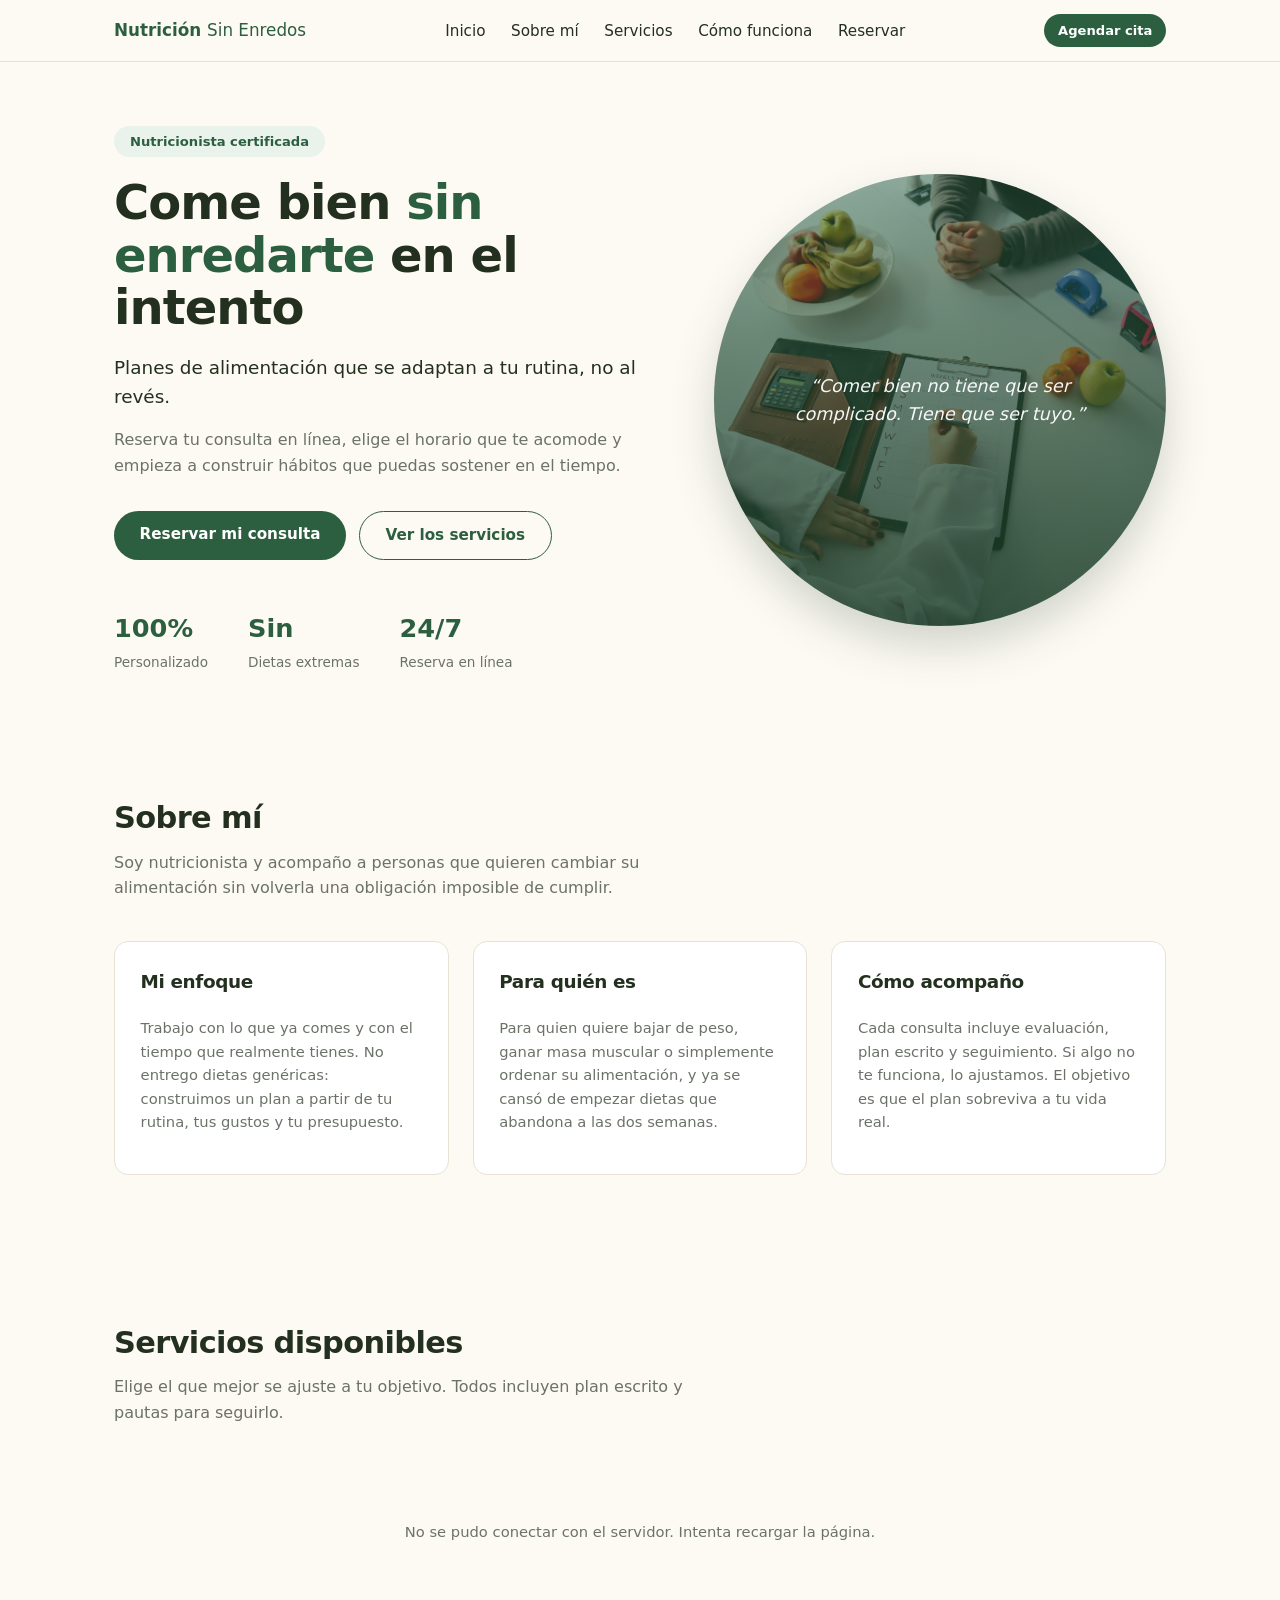
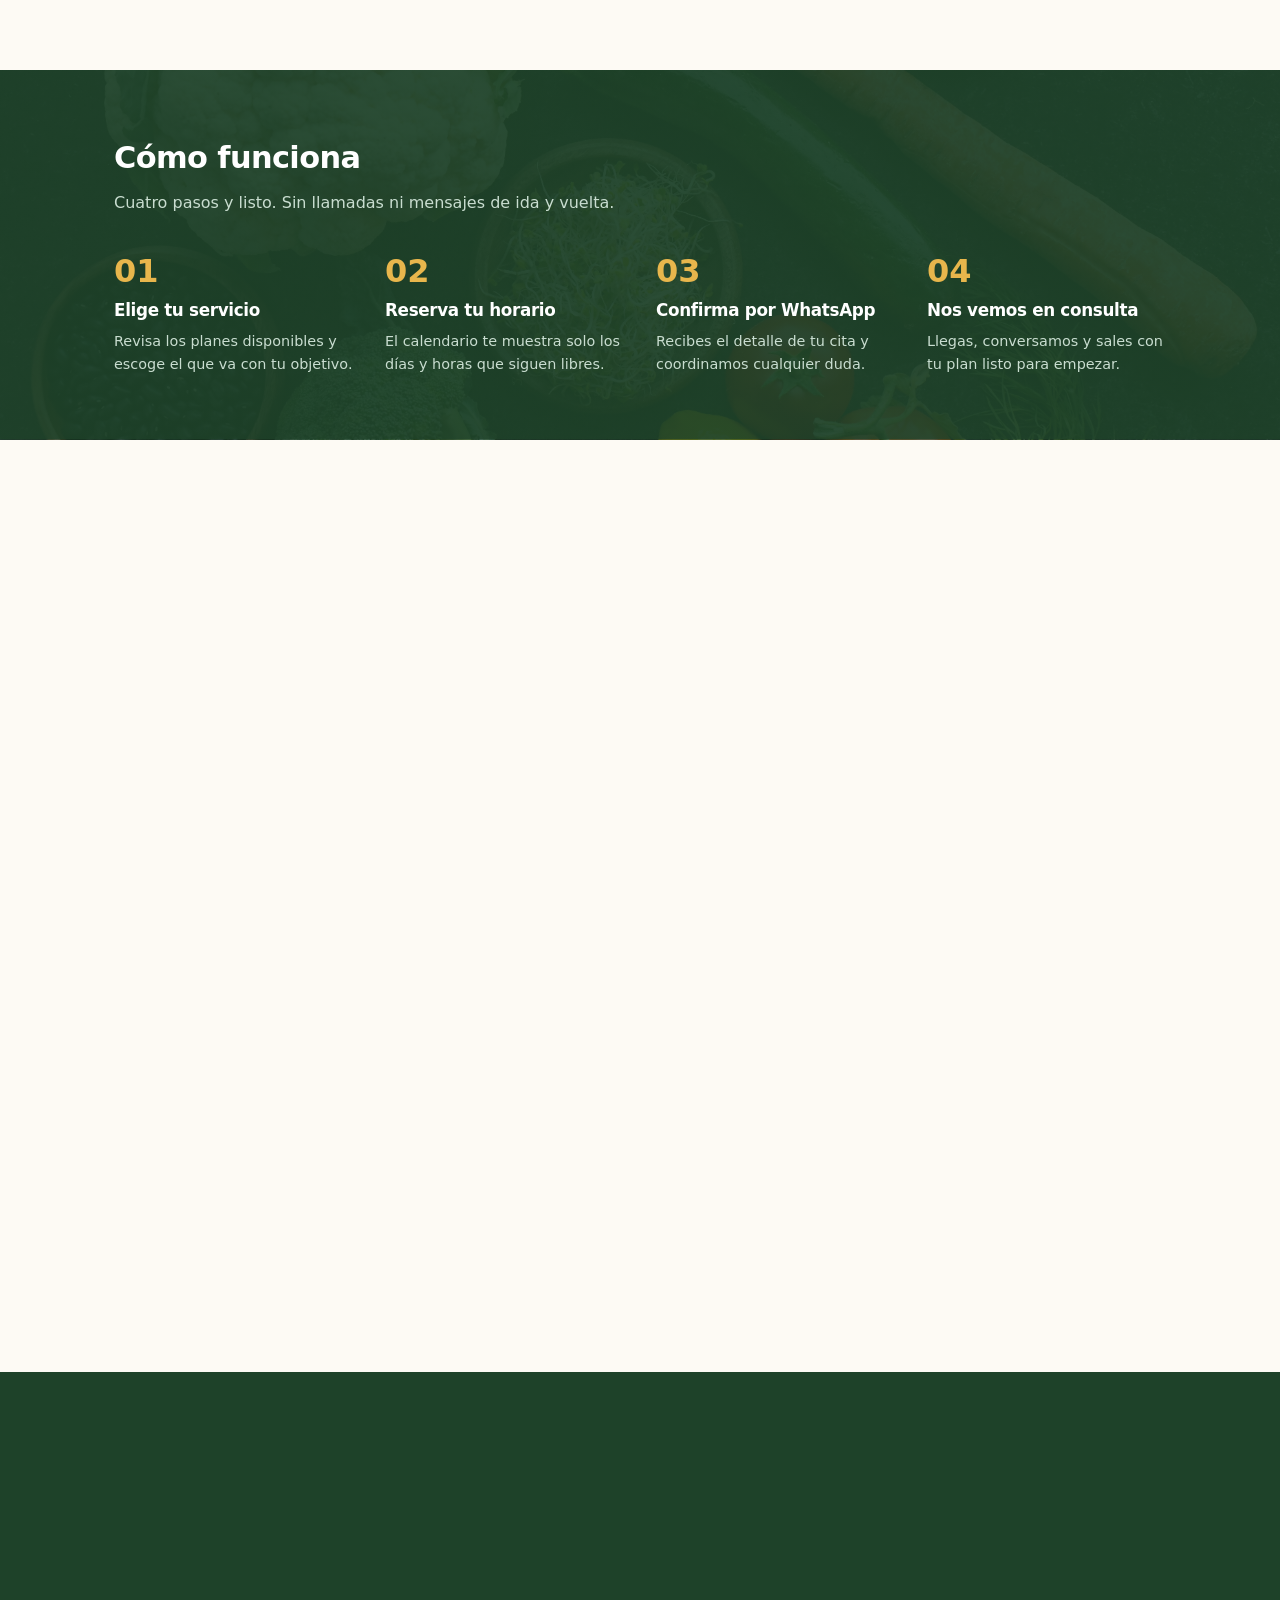
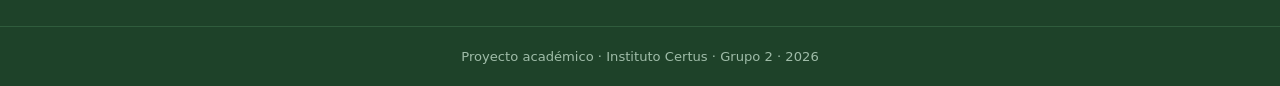
<file: index.html>
<!DOCTYPE html>
<html lang="es">
<head>
<meta charset="UTF-8">
<meta name="viewport" content="width=device-width, initial-scale=1">
<title>Nutrición Sin Enredos | Asesoría nutricional con reserva en línea</title>
<meta name="description" content="Reserva tu consulta nutricional en línea. Planes personalizados, sin dietas extremas y sin complicaciones.">
<link rel="icon" href="img/icono.png">
<link rel="stylesheet" href="styles.css">
<link rel="stylesheet" href="animaciones.css">
</head>
<body>

<!-- ===================== NAVEGACIÓN ===================== -->
<nav class="nav">
  <div class="nav-inner">
    <a href="#inicio" class="marca">Nutrición <span>Sin Enredos</span></a>
    <ul class="nav-links" id="menu">
      <li><a href="#inicio">Inicio</a></li>
      <li><a href="#sobre-mi">Sobre mí</a></li>
      <li><a href="#servicios">Servicios</a></li>
      <li><a href="#proceso">Cómo funciona</a></li>
      <li><a href="#reserva">Reservar</a></li>
    </ul>
    <a href="#reserva" class="btn btn-verde btn-sm">Agendar cita</a>
    <button class="nav-toggle" id="navToggle" aria-label="Abrir menú">&#9776;</button>
  </div>
</nav>

<!-- ===================== PORTADA ===================== -->
<header class="hero" id="inicio">
  <div>
    <span class="etiqueta">Nutricionista certificada</span>
    <h1>Come bien <em>sin enredarte</em> en el intento</h1>
    <p class="lead">Planes de alimentación que se adaptan a tu rutina, no al revés.</p>
    <p class="sub">Reserva tu consulta en línea, elige el horario que te acomode y empieza a construir hábitos que puedas sostener en el tiempo.</p>
    <div class="hero-acciones">
      <a href="#reserva" class="btn btn-verde">Reservar mi consulta</a>
      <a href="#servicios" class="btn btn-borde">Ver los servicios</a>
    </div>
    <div class="cifras">
      <div class="cifra"><strong>100%</strong><span>Personalizado</span></div>
      <div class="cifra"><strong>Sin</strong><span>Dietas extremas</span></div>
      <div class="cifra"><strong>24/7</strong><span>Reserva en línea</span></div>
    </div>
  </div>
  <div class="hero-figura">
    <p>“Comer bien no tiene que ser complicado. Tiene que ser tuyo.”</p>
  </div>
</header>

<!-- ===================== SOBRE MÍ ===================== -->
<section class="seccion" id="sobre-mi">
  <h2 class="seccion-titulo">Sobre mí</h2>
  <p class="seccion-bajada">Soy nutricionista y acompaño a personas que quieren cambiar su alimentación sin volverla una obligación imposible de cumplir.</p>
  <div class="grid-servicios">
    <div class="servicio">
      <h3>Mi enfoque</h3>
      <p>Trabajo con lo que ya comes y con el tiempo que realmente tienes. No entrego dietas genéricas: construimos un plan a partir de tu rutina, tus gustos y tu presupuesto.</p>
    </div>
    <div class="servicio">
      <h3>Para quién es</h3>
      <p>Para quien quiere bajar de peso, ganar masa muscular o simplemente ordenar su alimentación, y ya se cansó de empezar dietas que abandona a las dos semanas.</p>
    </div>
    <div class="servicio">
      <h3>Cómo acompaño</h3>
      <p>Cada consulta incluye evaluación, plan escrito y seguimiento. Si algo no te funciona, lo ajustamos. El objetivo es que el plan sobreviva a tu vida real.</p>
    </div>
  </div>
</section>

<!-- ===================== SERVICIOS ===================== -->
<section class="seccion" id="servicios">
  <h2 class="seccion-titulo">Servicios disponibles</h2>
  <p class="seccion-bajada">Elige el que mejor se ajuste a tu objetivo. Todos incluyen plan escrito y pautas para seguirlo.</p>
  <div class="grid-servicios" id="listaServicios">
    <p class="vacio">Cargando servicios...</p>
  </div>
</section>

<!-- ===================== PROCESO ===================== -->
<div class="franja" id="proceso">
  <section class="seccion">
    <h2 class="seccion-titulo">Cómo funciona</h2>
    <p class="seccion-bajada">Cuatro pasos y listo. Sin llamadas ni mensajes de ida y vuelta.</p>
    <div class="pasos">
      <div class="paso">
        <div class="num">01</div>
        <h4>Elige tu servicio</h4>
        <p>Revisa los planes disponibles y escoge el que va con tu objetivo.</p>
      </div>
      <div class="paso">
        <div class="num">02</div>
        <h4>Reserva tu horario</h4>
        <p>El calendario te muestra solo los días y horas que siguen libres.</p>
      </div>
      <div class="paso">
        <div class="num">03</div>
        <h4>Confirma por WhatsApp</h4>
        <p>Recibes el detalle de tu cita y coordinamos cualquier duda.</p>
      </div>
      <div class="paso">
        <div class="num">04</div>
        <h4>Nos vemos en consulta</h4>
        <p>Llegas, conversamos y sales con tu plan listo para empezar.</p>
      </div>
    </div>
  </section>
</div>

<!-- ===================== RESERVA ===================== -->
<section class="seccion" id="reserva">
  <h2 class="seccion-titulo">Reserva tu cita</h2>
  <p class="seccion-bajada">Selecciona una fecha en el calendario, elige el horario y completa tus datos.</p>

  <div class="reserva-grid">

    <!-- Calendario -->
    <div class="panel">
      <div class="cal-cabecera">
        <button class="cal-nav" id="mesAnterior" aria-label="Mes anterior">&lsaquo;</button>
        <span class="cal-mes" id="mesActual"></span>
        <button class="cal-nav" id="mesSiguiente" aria-label="Mes siguiente">&rsaquo;</button>
      </div>

      <div class="cal-grid">
        <div class="cal-dia-nombre">DOM</div><div class="cal-dia-nombre">LUN</div>
        <div class="cal-dia-nombre">MAR</div><div class="cal-dia-nombre">MIÉ</div>
        <div class="cal-dia-nombre">JUE</div><div class="cal-dia-nombre">VIE</div>
        <div class="cal-dia-nombre">SÁB</div>
      </div>
      <div class="cal-grid" id="calendario"></div>

      <h3 style="margin-top:1.8rem;font-size:.95rem;">Horarios disponibles</h3>
      <div class="horarios" id="horarios">
        <span style="font-size:.88rem;color:var(--gris);">Selecciona primero una fecha.</span>
      </div>
    </div>

    <!-- Formulario -->
    <div class="panel" id="panelFormulario">
      <h3>Completa tus datos</h3>
      <div class="resumen-cita" id="resumenCita">Aún no has seleccionado fecha ni horario.</div>

      <div class="campo">
        <label for="servicio">Servicio</label>
        <select id="servicio"><option value="">Cargando...</option></select>
      </div>
      <div class="campo">
        <label for="paciente">Nombre completo</label>
        <input type="text" id="paciente" placeholder="Tu nombre y apellido">
      </div>
      <div class="fila-2">
        <div class="campo">
          <label for="telefono">WhatsApp</label>
          <input type="tel" id="telefono" placeholder="987 654 321">
        </div>
        <div class="campo">
          <label for="correo">Correo electrónico</label>
          <input type="email" id="correo" placeholder="tu@correo.com">
        </div>
      </div>
      <div class="campo">
        <label for="motivo">Motivo de la consulta <span style="opacity:.6">(opcional)</span></label>
        <textarea id="motivo" rows="2" placeholder="Cuéntanos brevemente qué te gustaría trabajar"></textarea>
      </div>

      <button class="btn btn-verde" id="btnReservar" style="width:100%">Confirmar reserva</button>
      <div class="aviso" id="aviso"></div>
    </div>

    <!-- Confirmación (oculta hasta reservar) -->
    <div class="panel" id="panelConfirmacion" style="display:none">
      <div class="confirmacion">
        <div class="check">&#10003;</div>
        <h3>¡Tu cita quedó registrada!</h3>
        <p id="detalleConfirmacion" style="color:var(--gris)"></p>
        <a href="#" class="btn btn-verde" id="btnWhatsapp" target="_blank" rel="noopener">Enviar confirmación por WhatsApp</a>
        <p style="margin-top:1.2rem">
          <button class="btn btn-borde btn-sm" id="btnNuevaReserva">Reservar otra cita</button>
        </p>
      </div>
    </div>

  </div>
</section>

<!-- ===================== PIE ===================== -->
<footer class="pie-pagina">
  <div class="seccion">
    <div>
      <h4>Nutrición Sin Enredos</h4>
      <p style="font-size:.9rem">Asesoría nutricional personalizada con reserva de citas en línea.</p>
    </div>
    <div>
      <h4>Navegación</h4>
      <a href="#sobre-mi">Sobre mí</a>
      <a href="#servicios">Servicios</a>
      <a href="#proceso">Cómo funciona</a>
      <a href="#reserva">Reservar cita</a>
    </div>
    <div>
      <h4>Contacto</h4>
      <a href="#" id="enlaceWhatsappPie">WhatsApp</a>
      <a href="mailto:contacto@nutricionsinenredos.pe">contacto@nutricionsinenredos.pe</a>
    </div>
    <div>
      <h4>Administración</h4>
      <a href="admin.html">Panel del nutricionista</a>
    </div>
  </div>
  <div class="pie-legal">
    Proyecto académico &middot; Instituto Certus &middot; Grupo 2
  </div>
</footer>

<script src="app.js"></script>
<script src="interacciones.js" defer></script>
</body>
</html>
</file>
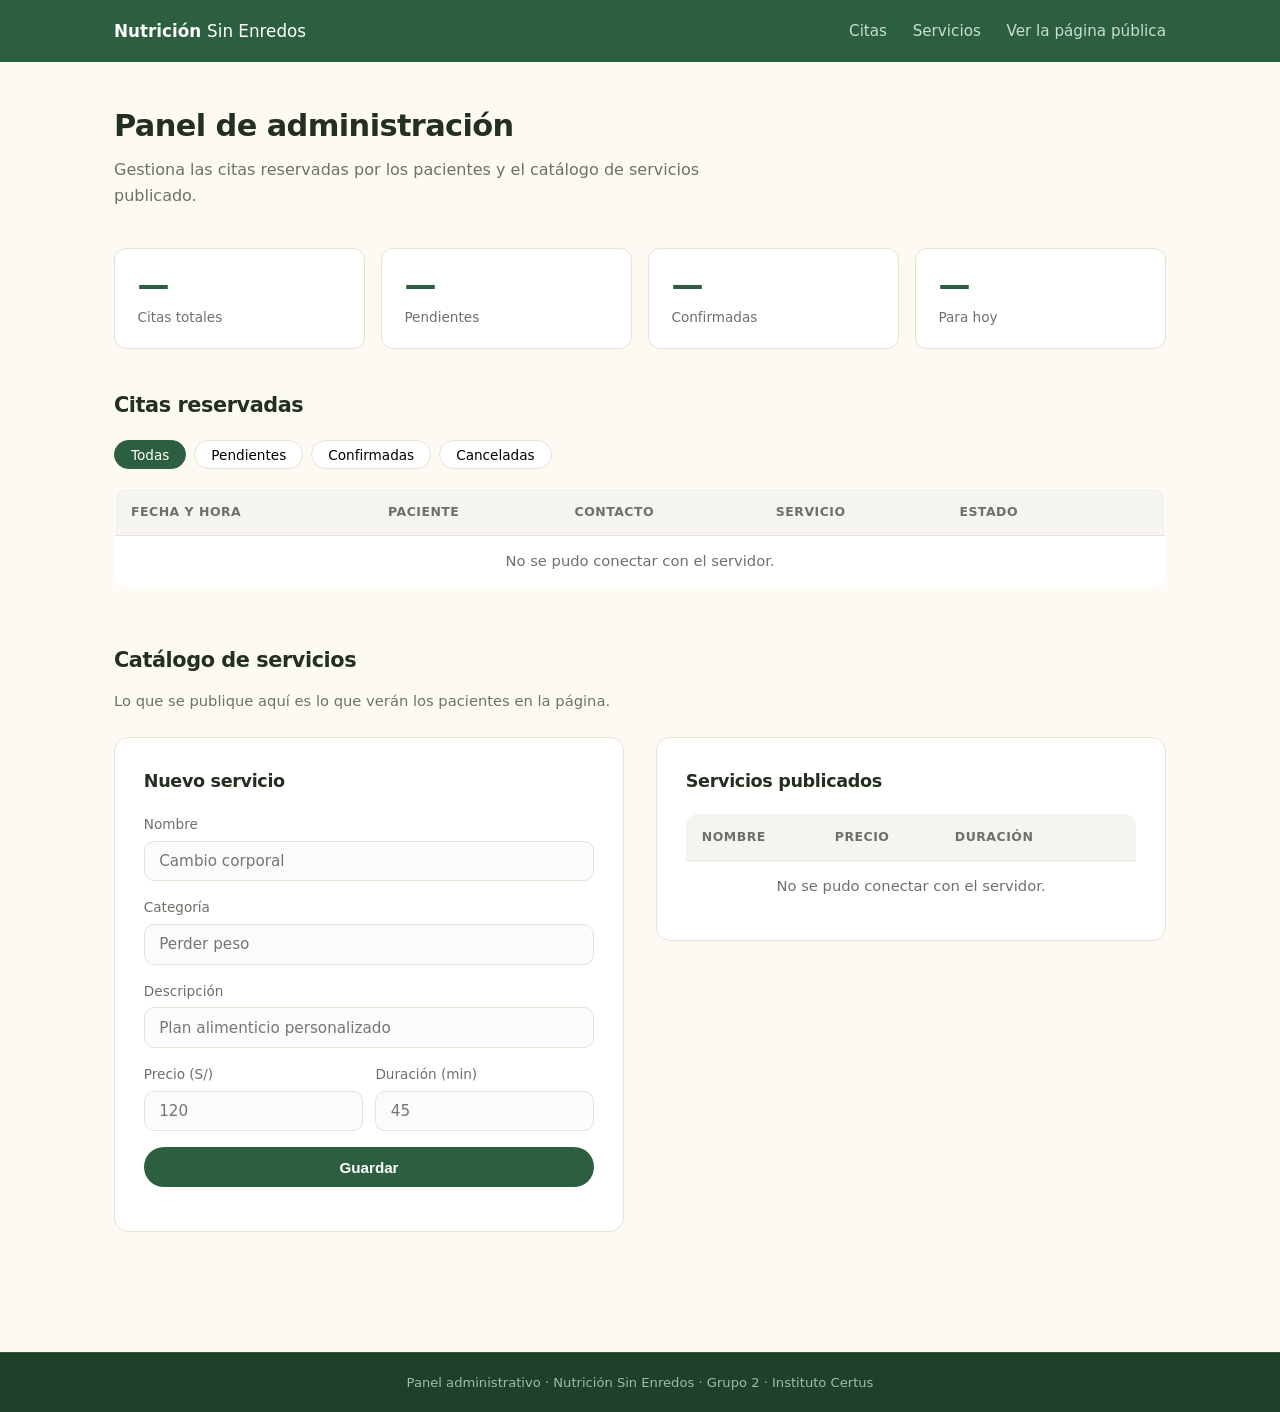
<file: admin.html>
<!DOCTYPE html>
<html lang="es">
<head>
<meta charset="UTF-8">
<meta name="viewport" content="width=device-width, initial-scale=1">
<title>Panel del nutricionista | Nutrición Sin Enredos</title>
<link rel="icon" href="img/icono.png">
<link rel="stylesheet" href="styles.css">
<link rel="stylesheet" href="animaciones.css">
</head>
<body>

<!-- ===================== CABECERA ===================== -->
<header class="admin-header">
  <div class="nav-inner">
    <a href="admin.html" class="marca">Nutrición <span>Sin Enredos</span></a>
    <ul class="nav-links">
      <li><a href="#citas">Citas</a></li>
      <li><a href="#servicios">Servicios</a></li>
      <li><a href="index.html">Ver la página pública</a></li>
    </ul>
  </div>
</header>

<section class="seccion" style="padding-top:2.5rem">

  <h1 class="seccion-titulo">Panel de administración</h1>
  <p class="seccion-bajada">Gestiona las citas reservadas por los pacientes y el catálogo de servicios publicado.</p>

  <!-- ===================== RESUMEN ===================== -->
  <div class="tarjetas-resumen" id="resumen">
    <div class="tarjeta-dato"><strong>—</strong><span>Citas totales</span></div>
    <div class="tarjeta-dato"><strong>—</strong><span>Pendientes</span></div>
    <div class="tarjeta-dato"><strong>—</strong><span>Confirmadas</span></div>
    <div class="tarjeta-dato"><strong>—</strong><span>Para hoy</span></div>
  </div>

  <!-- ===================== CITAS ===================== -->
  <h2 style="font-size:1.3rem;margin-top:2.5rem" id="citas">Citas reservadas</h2>

  <div class="filtros">
    <button class="filtro activo" data-estado="">Todas</button>
    <button class="filtro" data-estado="pendiente">Pendientes</button>
    <button class="filtro" data-estado="confirmada">Confirmadas</button>
    <button class="filtro" data-estado="cancelada">Canceladas</button>
  </div>

  <table class="tabla">
    <thead>
      <tr>
        <th>Fecha y hora</th><th>Paciente</th><th>Contacto</th>
        <th>Servicio</th><th>Estado</th><th></th>
      </tr>
    </thead>
    <tbody id="tablaCitas">
      <tr><td colspan="6" class="vacio">Cargando citas...</td></tr>
    </tbody>
  </table>

  <!-- ===================== SERVICIOS ===================== -->
  <h2 style="font-size:1.3rem;margin-top:3.5rem" id="servicios">Catálogo de servicios</h2>
  <p style="color:var(--gris);font-size:.92rem;margin-top:-.3rem">Lo que se publique aquí es lo que verán los pacientes en la página.</p>

  <div class="reserva-grid" style="margin-top:1.5rem;align-items:start">

    <div class="panel">
      <h3 id="tituloForm">Nuevo servicio</h3>
      <input type="hidden" id="idServicio">

      <div class="campo">
        <label for="nombre">Nombre</label>
        <input type="text" id="nombre" placeholder="Cambio corporal">
      </div>
      <div class="campo">
        <label for="categoria">Categoría</label>
        <input type="text" id="categoria" placeholder="Perder peso">
      </div>
      <div class="campo">
        <label for="descripcion">Descripción</label>
        <input type="text" id="descripcion" placeholder="Plan alimenticio personalizado">
      </div>
      <div class="fila-2">
        <div class="campo">
          <label for="precio">Precio (S/)</label>
          <input type="number" id="precio" placeholder="120">
        </div>
        <div class="campo">
          <label for="duracion">Duración (min)</label>
          <input type="number" id="duracion" placeholder="45">
        </div>
      </div>

      <button class="btn btn-verde" id="btnGuardar" style="width:100%">Guardar</button>
      <button class="btn btn-borde" id="btnCancelar" style="width:100%;margin-top:.6rem;display:none">Cancelar edición</button>
      <div class="aviso" id="avisoServicio"></div>
    </div>

    <div class="panel">
      <h3>Servicios publicados</h3>
      <table class="tabla" style="border:0">
        <thead>
          <tr><th>Nombre</th><th>Precio</th><th>Duración</th><th></th></tr>
        </thead>
        <tbody id="tablaServicios">
          <tr><td colspan="4" class="vacio">Cargando...</td></tr>
        </tbody>
      </table>
    </div>

  </div>
</section>

<footer class="pie-pagina">
  <div class="pie-legal">
    Panel administrativo &middot; Nutrición Sin Enredos &middot; Grupo 2 &middot; Instituto Certus
  </div>
</footer>

<script src="admin.js"></script>
</body>
</html>
</file>
<file: styles.css>
/* =====================================================================
   Nutricion Sin Enredos - Hoja de estilos
   Grupo 2 - Evidencia 4
   ===================================================================== */

:root{
  --verde:#2C5F3F;
  --verde-oscuro:#1E4229;
  --verde-claro:#5B8C6E;
  --verde-suave:#EAF2EC;
  --crema:#FDFAF4;
  --arena:#E8E2D5;
  --texto:#23301F;
  --gris:#6B7268;
  --amarillo:#E8B64C;
  --rojo:#B3453A;
}

*{ box-sizing:border-box; }

body{
  margin:0;
  background:var(--crema);
  color:var(--texto);
  font-family:system-ui,-apple-system,"Segoe UI",Roboto,sans-serif;
  line-height:1.6;
}

h1,h2,h3,h4{ letter-spacing:-.02em; margin-top:0; }
a{ color:var(--verde); }

/* ---------- Navegacion ---------- */
.nav{
  position:sticky; top:0; z-index:100;
  background:rgba(253,250,244,.95);
  backdrop-filter:blur(8px);
  border-bottom:1px solid var(--arena);
}
.nav-inner{
  max-width:1100px; margin:0 auto; padding:.9rem 1.5rem;
  display:flex; align-items:center; justify-content:space-between; gap:1rem;
}
.marca{ font-weight:700; color:var(--verde); text-decoration:none; font-size:1.05rem; }
.marca span{ font-weight:400; }
.nav-links{ display:flex; gap:1.6rem; list-style:none; margin:0; padding:0; }
.nav-links a{
  text-decoration:none; color:var(--texto); font-size:.95rem;
  padding-bottom:2px; border-bottom:2px solid transparent;
}
.nav-links a:hover{ border-bottom-color:var(--verde-claro); }
.nav-toggle{ display:none; background:none; border:0; font-size:1.5rem; color:var(--verde); cursor:pointer; }

/* ---------- Botones ---------- */
.btn{
  display:inline-block; border:0; border-radius:999px; cursor:pointer;
  padding:.72rem 1.6rem; font-size:.95rem; font-weight:600;
  text-decoration:none; transition:background .15s;
}
.btn-verde{ background:var(--verde); color:#fff; }
.btn-verde:hover{ background:var(--verde-oscuro); color:#fff; }
.btn-borde{ background:transparent; color:var(--verde); border:1.5px solid var(--verde); }
.btn-borde:hover{ background:var(--verde-suave); }
.btn-sm{ padding:.35rem .85rem; font-size:.82rem; }
.btn:disabled{ opacity:.5; cursor:not-allowed; }

/* ---------- Secciones ---------- */
.seccion{ max-width:1100px; margin:0 auto; padding:4.5rem 1.5rem; }
.seccion-titulo{ font-size:1.9rem; margin-bottom:.4rem; }
.seccion-bajada{ color:var(--gris); margin-top:0; margin-bottom:2.5rem; max-width:60ch; }

/* ---------- Portada ---------- */
.hero{ max-width:1100px; margin:0 auto; padding:4rem 1.5rem 3rem;
  display:grid; grid-template-columns:1.1fr .9fr; gap:3rem; align-items:center; }
.hero h1{ font-size:3rem; line-height:1.1; margin-bottom:1rem; }
.hero h1 em{ color:var(--verde); font-style:normal; }
.hero p.lead{ font-size:1.15rem; margin-bottom:.8rem; }
.hero p.sub{ color:var(--gris); margin-bottom:2rem; }
.etiqueta{
  display:inline-block; background:var(--verde-suave); color:var(--verde);
  border-radius:999px; padding:.3rem 1rem; font-size:.82rem; font-weight:600;
  margin-bottom:1.2rem;
}
.hero-acciones{ display:flex; gap:.8rem; flex-wrap:wrap; }
.cifras{ display:flex; gap:2.5rem; margin-top:3rem; }
.cifra strong{ display:block; font-size:1.6rem; color:var(--verde); }
.cifra span{ font-size:.85rem; color:var(--gris); }

.hero-figura{
  aspect-ratio:1; border-radius:50%;
  /* El color solido se declara primero: si la fotografia no esta
     disponible, el circulo conserva el verde en lugar de verse roto. */
  background-color:var(--verde);
  background-image:
    linear-gradient(rgba(44,95,63,.50), rgba(30,66,41,.82)),
    url('img/consulta.jpg');
  background-size:cover;
  background-position:center;
  box-shadow:0 20px 45px rgba(30,66,41,.20);
  display:flex; align-items:center; justify-content:center;
  color:#fff; text-align:center; padding:3rem;
}
.hero-figura p{ font-size:1.1rem; font-style:italic; margin:0; opacity:.95; }

/* ---------- Tarjetas de servicio ---------- */
.grid-servicios{ display:grid; grid-template-columns:repeat(auto-fit,minmax(260px,1fr)); gap:1.5rem; }
.servicio{
  background:#fff; border:1px solid var(--arena); border-radius:14px;
  padding:1.6rem; display:flex; flex-direction:column;
}
.servicio h3{ font-size:1.15rem; margin-bottom:.3rem; }
.servicio .cat{ font-size:.78rem; color:var(--verde); font-weight:600; margin-bottom:.6rem; }
.servicio p{ color:var(--gris); font-size:.92rem; flex-grow:1; }
.servicio .pie{ display:flex; justify-content:space-between; align-items:baseline;
  border-top:1px solid var(--arena); padding-top:.9rem; margin-top:1rem; }
.servicio .precio{ font-size:1.35rem; font-weight:700; color:var(--verde); }
.servicio .duracion{ font-size:.85rem; color:var(--gris); }

/* ---------- Franja de proceso ---------- */
.franja{
  color:#fff;
  background-color:var(--verde);
  background-image:
    linear-gradient(rgba(30,66,41,.94), rgba(30,66,41,.94)),
    url('img/alimentos.jpg');
  background-size:cover;
  background-position:center;
}
.franja .seccion{ padding-top:4rem; padding-bottom:4rem; }
.franja .seccion-titulo{ color:#fff; }
.franja .seccion-bajada{ color:#C9DDD0; }
.pasos{ display:grid; grid-template-columns:repeat(auto-fit,minmax(200px,1fr)); gap:2rem; }
.paso .num{ font-size:2rem; font-weight:700; color:var(--amarillo); line-height:1; }
.paso h4{ margin:.6rem 0 .4rem; font-size:1.05rem; }
.paso p{ color:#C9DDD0; font-size:.9rem; margin:0; }

/* ---------- Reserva ---------- */
.reserva-grid{ display:grid; grid-template-columns:1fr 1fr; gap:2rem; align-items:start; }
.panel{ background:#fff; border:1px solid var(--arena); border-radius:14px; padding:1.8rem; }
.panel h3{ font-size:1.1rem; margin-bottom:1.2rem; }

.cal-cabecera{ display:flex; justify-content:space-between; align-items:center; margin-bottom:1.2rem; }
.cal-mes{ font-weight:700; }
.cal-nav{ background:none; border:1px solid var(--arena); border-radius:8px;
  width:32px; height:32px; cursor:pointer; color:var(--verde); font-size:1.1rem; }
.cal-nav:hover{ background:var(--verde-suave); }
.cal-grid{ display:grid; grid-template-columns:repeat(7,1fr); gap:5px; }
.cal-dia-nombre{ font-size:.7rem; color:var(--gris); text-align:center; padding-bottom:.4rem; }
.cal-dia{
  aspect-ratio:1; border:0; border-radius:9px; background:transparent;
  font-size:.9rem; font-family:inherit; display:flex; align-items:center; justify-content:center;
}
.cal-dia.libre{ background:var(--verde-suave); color:var(--verde); font-weight:600; cursor:pointer; }
.cal-dia.libre:hover{ background:#D5E7DA; }
.cal-dia.cerrado{ color:#C4C4C4; cursor:not-allowed; }
/* El dia seleccionado debe ganarle al estado :hover, por eso repite la clase */
.cal-dia.activo.activo,
.cal-dia.activo.activo:hover{ background:var(--verde); color:#fff; }

.horarios{ display:flex; flex-wrap:wrap; gap:.5rem; margin-top:.6rem; }
.hora{
  border:1px solid var(--arena); background:#fff; border-radius:999px;
  padding:.4rem 1rem; font-size:.88rem; font-family:inherit; cursor:pointer;
}
.hora:hover:not(:disabled){ border-color:var(--verde-claro); }
.hora.activo{ background:var(--verde); color:#fff; border-color:var(--verde); }
.hora:disabled{ color:#C4C4C4; text-decoration:line-through; cursor:not-allowed; background:#FAFAFA; }

.campo{ margin-bottom:1rem; }
.campo label{ display:block; font-size:.85rem; margin-bottom:.3rem; color:var(--gris); }
.campo input, .campo select, .campo textarea{
  width:100%; padding:.65rem .9rem; border:1px solid var(--arena);
  border-radius:10px; background:#FAFBFA; font-family:inherit; font-size:.95rem;
}
.campo input:focus, .campo select:focus, .campo textarea:focus{
  outline:0; border-color:var(--verde); background:#fff;
}
.fila-2{ display:grid; grid-template-columns:1fr 1fr; gap:.8rem; }

.resumen-cita{
  background:var(--verde-suave); border-radius:10px; padding:.9rem 1.1rem;
  font-size:.9rem; margin-bottom:1.2rem; color:var(--verde-oscuro);
}
.aviso{ font-size:.88rem; margin-top:.9rem; }
.aviso.error{ color:var(--rojo); }
.aviso.exito{ color:var(--verde); }

/* ---------- Confirmacion ---------- */
.confirmacion{ text-align:center; padding:2rem 1rem; }
.confirmacion .check{
  width:56px; height:56px; border-radius:50%; background:var(--verde);
  color:#fff; font-size:1.8rem; display:flex; align-items:center; justify-content:center;
  margin:0 auto 1.2rem;
}

/* ---------- Pie ---------- */
.pie-pagina{ background:var(--verde-oscuro); color:#C9DDD0; margin-top:3rem; }
.pie-pagina .seccion{ padding:3rem 1.5rem; display:grid;
  grid-template-columns:repeat(auto-fit,minmax(220px,1fr)); gap:2rem; }
.pie-pagina h4{ color:#fff; font-size:1rem; }
.pie-pagina a{ color:#C9DDD0; text-decoration:none; display:block; font-size:.9rem; padding:.15rem 0; }
.pie-pagina a:hover{ color:#fff; }
.pie-legal{ border-top:1px solid #2F5C3C; text-align:center; padding:1.2rem;
  font-size:.82rem; color:#9FBCA8; }

/* ---------- Panel administrativo ---------- */
.admin-header{ background:var(--verde); color:#fff; padding:1.1rem 0; }
.admin-header .nav-inner{ padding-top:0; padding-bottom:0; }
.admin-header .marca{ color:#fff; }
.admin-header .nav-links a{ color:#C9DDD0; }
.admin-header .nav-links a:hover{ color:#fff; border-bottom-color:#fff; }

.tarjetas-resumen{ display:grid; grid-template-columns:repeat(auto-fit,minmax(170px,1fr)); gap:1rem; margin-bottom:2rem; }
.tarjeta-dato{ background:#fff; border:1px solid var(--arena); border-radius:12px; padding:1.2rem 1.4rem; }
.tarjeta-dato strong{ display:block; font-size:2rem; color:var(--verde); line-height:1.1; }
.tarjeta-dato span{ font-size:.85rem; color:var(--gris); }

.filtros{ display:flex; gap:.5rem; flex-wrap:wrap; margin-bottom:1.2rem; }
.filtro{ border:1px solid var(--arena); background:#fff; border-radius:999px;
  padding:.35rem 1rem; font-size:.85rem; font-family:inherit; cursor:pointer; }
.filtro.activo{ background:var(--verde); color:#fff; border-color:var(--verde); }

.tabla{ width:100%; border-collapse:collapse; background:#fff;
  border:1px solid var(--arena); border-radius:12px; overflow:hidden; }
.tabla th{ background:#F6F4EF; text-align:left; font-size:.78rem; color:var(--gris);
  text-transform:uppercase; letter-spacing:.04em; padding:.8rem 1rem; }
.tabla td{ padding:.85rem 1rem; border-top:1px solid var(--arena); font-size:.92rem; vertical-align:middle; }
.tabla tr:hover td{ background:#FCFBF8; }

.estado{ display:inline-block; border-radius:999px; padding:.18rem .7rem; font-size:.78rem; font-weight:600; }
.estado.pendiente{ background:#FCF2DC; color:#8A6410; }
.estado.confirmada{ background:var(--verde-suave); color:var(--verde); }
.estado.cancelada{ background:#F7E4E2; color:var(--rojo); }

.vacio{ text-align:center; color:var(--gris); padding:2.5rem 1rem; font-size:.92rem; }

/* ---------- Adaptacion a pantallas pequenas ---------- */
@media (max-width:860px){
  .nav-inner{ padding:.8rem 1.2rem; }
  .marca{ font-size:1rem; white-space:nowrap; }
  /* El menu desplegable ya incluye el enlace de reserva */
  .nav .btn-verde{ display:none; }
  .hero{ grid-template-columns:1fr; gap:2rem; padding-top:2.5rem; }
  .hero h1{ font-size:2.2rem; }
  .hero-figura{ max-width:260px; margin:0 auto; padding:2rem; }
  .reserva-grid{ grid-template-columns:1fr; }
  .nav-links{ display:none; }
  .nav-links.abierto{
    display:flex; flex-direction:column; position:absolute; top:100%; left:0; right:0;
    background:var(--crema); border-bottom:1px solid var(--arena); padding:1rem 1.5rem; gap:.8rem;
  }
  .nav-toggle{ display:block; }
  .seccion{ padding:3rem 1.5rem; }
  .cifras{ gap:1.5rem; }
  .tabla{ display:block; overflow-x:auto; }
}
</file>
<file: animaciones.css>
/* =====================================================================
   animaciones.css  -  Nutricion Sin Enredos
   Proyecto Grupo 2 - Instituto Certus

   Hoja de estilos de movimiento. Contiene las transiciones de la
   interfaz, la aparicion progresiva de las secciones y el boton
   flotante de retorno al inicio.

   Se carga despues de styles.css, por lo que unicamente agrega reglas:
   no reemplaza ninguna de las que ya existen. Si se quita el enlace a
   este archivo, la pagina vuelve a verse exactamente igual que antes,
   solo que sin movimiento.
   ===================================================================== */


/* ---------------------------------------------------------------------
   1. Transiciones de las tarjetas

   Las tarjetas de servicio se elevan ligeramente al pasar el cursor,
   para dar la senal de que son elementos destacados.
--------------------------------------------------------------------- */
.servicio{
  transition:transform .18s ease, box-shadow .18s ease, border-color .18s ease;
}
.servicio:hover{
  transform:translateY(-4px);
  border-color:var(--verde-claro);
  box-shadow:0 14px 30px rgba(35,48,31,.10);
}

.paso .num{
  transition:transform .18s ease;
}
.paso:hover .num{
  transform:scale(1.12);
}


/* ---------------------------------------------------------------------
   2. Aparicion progresiva de las secciones

   Las dos clases de abajo las agrega interacciones.js al desplazarse
   por la pagina. Nunca se escriben en el HTML, y la razon es
   importante: si el archivo de JavaScript no llegara a cargarse, las
   secciones se mostrarian con normalidad en lugar de quedar
   invisibles.
--------------------------------------------------------------------- */
.revelar{
  opacity:0;
  transform:translateY(16px);
  transition:opacity .5s ease, transform .5s ease;
}
.revelar.visible{
  opacity:1;
  transform:none;
}


/* ---------------------------------------------------------------------
   3. Boton flotante de retorno al inicio

   El elemento lo crea interacciones.js; aqui se define su apariencia y
   la transicion con la que aparece y desaparece.
--------------------------------------------------------------------- */
.volver-arriba{
  position:fixed; right:1.3rem; bottom:1.3rem; z-index:200;
  width:46px; height:46px; border:0; border-radius:50%;
  background:var(--verde); color:#fff;
  font-size:1.25rem; line-height:1; cursor:pointer;
  box-shadow:0 8px 20px rgba(30,66,41,.30);
  opacity:0; visibility:hidden;
  transition:opacity .22s ease, visibility .22s ease, background .15s ease;
}
.volver-arriba.visible{ opacity:1; visibility:visible; }
.volver-arriba:hover{ background:var(--verde-oscuro); }


/* ---------------------------------------------------------------------
   4. Desplazamiento suave entre secciones

   Hace que los enlaces del menu se desplacen con transicion en lugar
   de saltar de golpe a la seccion.
--------------------------------------------------------------------- */
html{ scroll-behavior:smooth; }


/* ---------------------------------------------------------------------
   5. Ajustes para pantallas pequenas
--------------------------------------------------------------------- */
@media (max-width:860px){
  .volver-arriba{ right:1rem; bottom:1rem; width:42px; height:42px; }
}


/* ---------------------------------------------------------------------
   6. Respeto por la preferencia del usuario

   Quienes configuran su sistema para reducir el movimiento (por mareo
   o sensibilidad visual) reciben la pagina sin animaciones. Es una
   pauta de accesibilidad web.
--------------------------------------------------------------------- */
@media (prefers-reduced-motion:reduce){
  html{ scroll-behavior:auto; }
  .servicio,
  .paso .num,
  .revelar,
  .volver-arriba{ transition:none; }
  .revelar{ opacity:1; transform:none; }
}
</file>
